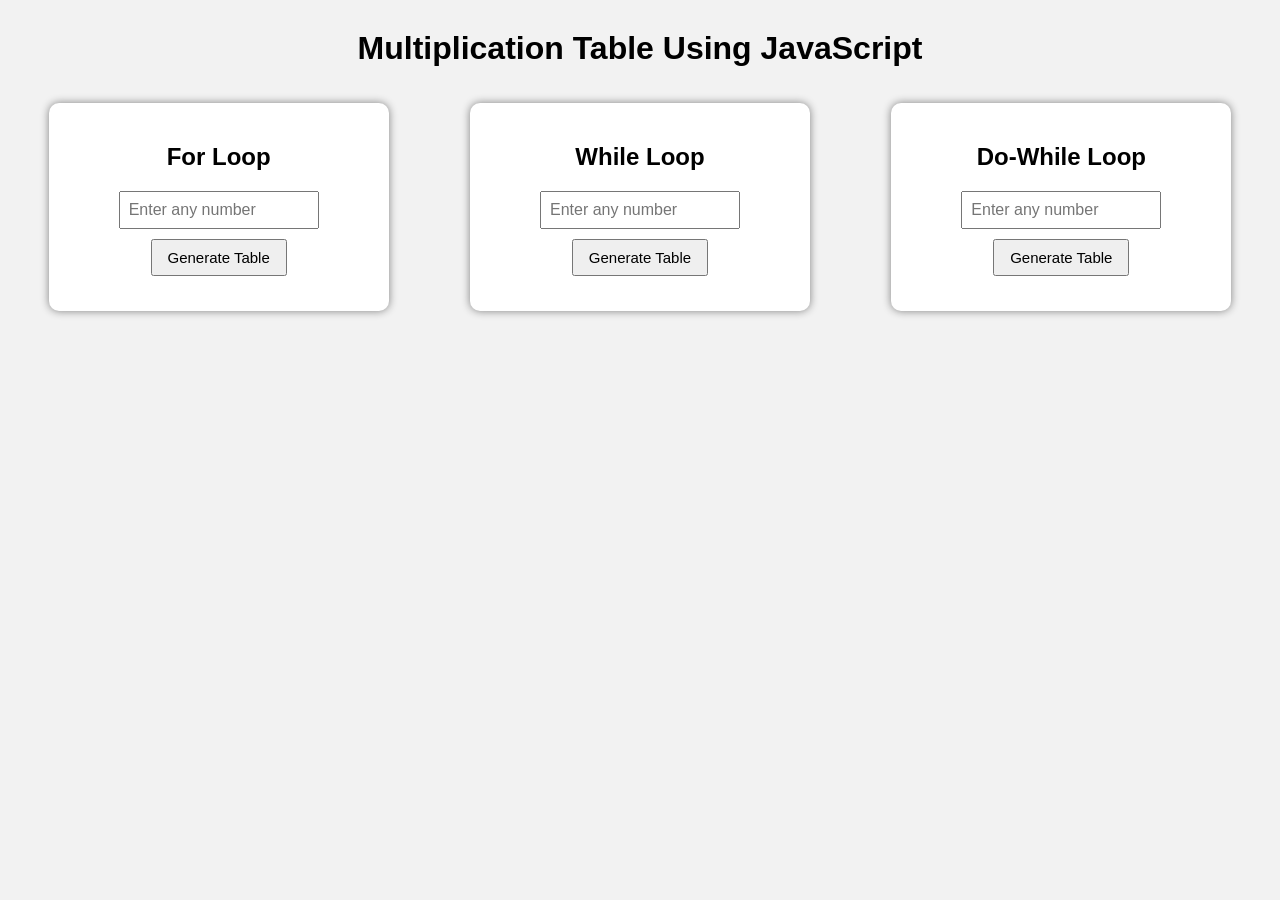
<file: exp2/index.html>
<!DOCTYPE html>
<html>
<head>
    <title>Multiplication Table using JavaScript</title>

    <style>

        body{
            font-family: Arial, sans-serif;
            text-align:center;
            background:#f2f2f2;
            margin-top:30px;
        }

        .container{
            display:flex;
            justify-content:space-around;
            flex-wrap:wrap;
        }

        .box{
            width:300px;
            background:white;
            padding:20px;
            margin:15px;
            border-radius:10px;
            box-shadow:0px 0px 8px gray;
        }

        input{
            width:180px;
            padding:8px;
            font-size:16px;
        }

        button{
            margin-top:10px;
            padding:8px 15px;
            font-size:15px;
            cursor:pointer;
        }

        .result{
            margin-top:15px;
            text-align:left;
            font-size:17px;
        }

    </style>

</head>

<body>

<h1>Multiplication Table Using JavaScript</h1>

<div class="container">

    <!-- FOR LOOP -->

    <div class="box">

        <h2>For Loop</h2>

        <input type="number" id="forNum" placeholder="Enter any number">

        <br>

        <button onclick="forTable()">Generate Table</button>

        <div id="forResult" class="result"></div>

    </div>

    <!-- WHILE LOOP -->

    <div class="box">

        <h2>While Loop</h2>

        <input type="number" id="whileNum" placeholder="Enter any number">

        <br>

        <button onclick="whileTable()">Generate Table</button>

        <div id="whileResult" class="result"></div>

    </div>

    <!-- DO WHILE LOOP -->

    <div class="box">

        <h2>Do-While Loop</h2>

        <input type="number" id="doNum" placeholder="Enter any number">

        <br>

        <button onclick="doWhileTable()">Generate Table</button>

        <div id="doResult" class="result"></div>

    </div>

</div>

<script>

//---------------- FOR LOOP ----------------

function forTable()
{
    let number = document.getElementById("forNum").value;

    if(number=="")
    {
        alert("Please enter a number.");
        return;
    }

    number = Number(number);

    let table = "";

    for(let i=1;i<=10;i++)
    {
        table += number + " × " + i + " = " + (number*i) + "<br>";
    }

    document.getElementById("forResult").innerHTML = table;
}

//---------------- WHILE LOOP ----------------

function whileTable()
{
    let number = document.getElementById("whileNum").value;

    if(number=="")
    {
        alert("Please enter a number.");
        return;
    }

    number = Number(number);

    let table = "";
    let i = 1;

    while(i<=10)
    {
        table += number + " × " + i + " = " + (number*i) + "<br>";
        i++;
    }

    document.getElementById("whileResult").innerHTML = table;
}

//---------------- DO-WHILE LOOP ----------------

function doWhileTable()
{
    let number = document.getElementById("doNum").value;

    if(number=="")
    {
        alert("Please enter a number.");
        return;
    }

    number = Number(number);

    let table = "";
    let i = 1;

    do
    {
        table += number + " × " + i + " = " + (number*i) + "<br>";
        i++;
    }
    while(i<=10);

    document.getElementById("doResult").innerHTML = table;
}

</script>

</body>
</html>
</file>
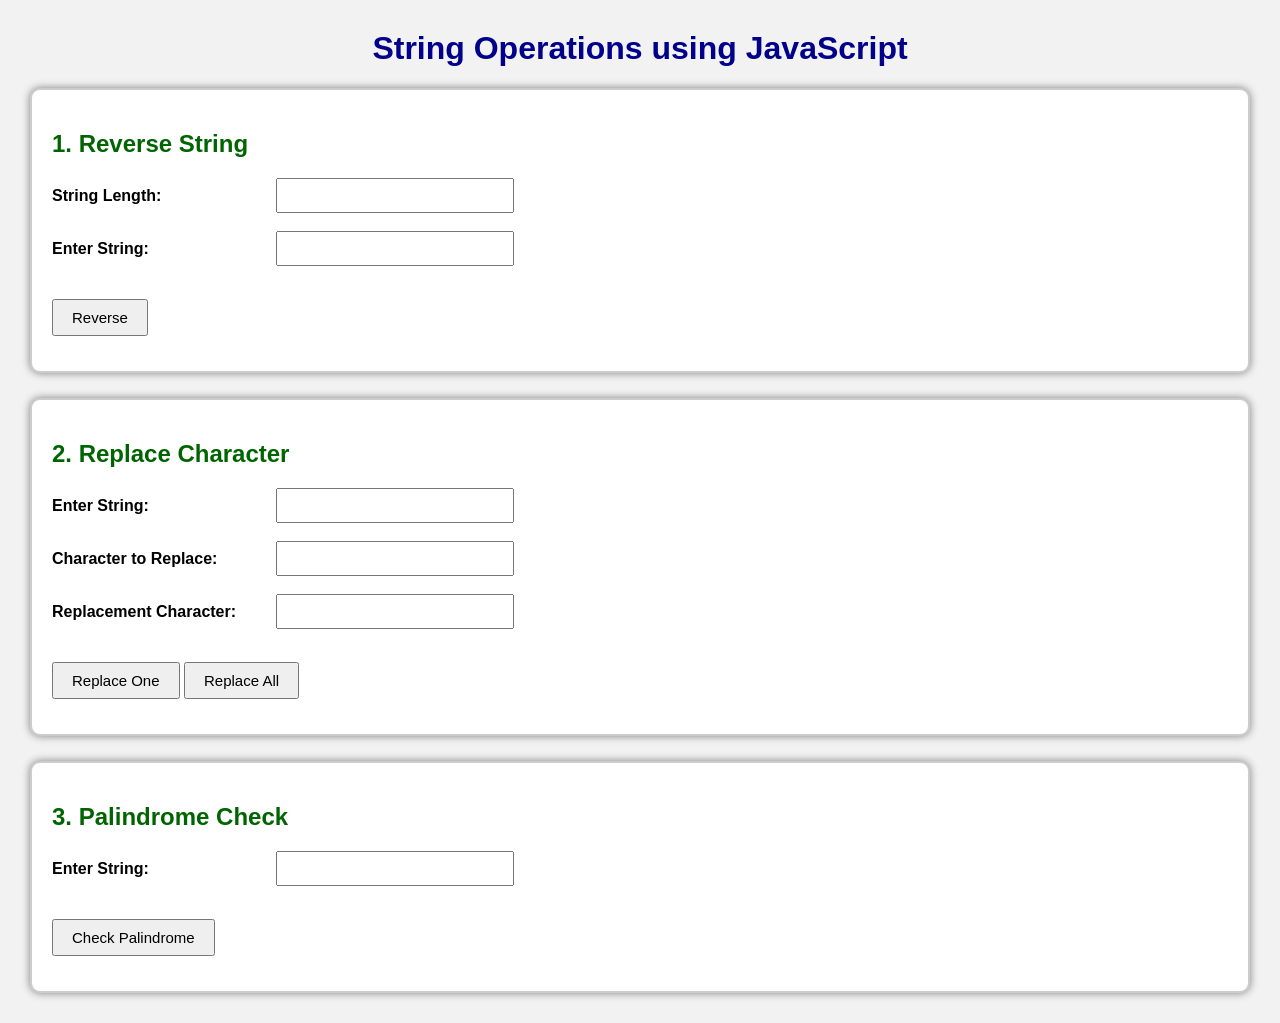
<file: exp3/index.html>
<!DOCTYPE html>
<html>
<head>
    <title>String Operations</title>

    <style>

        body{
            font-family: Arial, sans-serif;
            background-color:#f2f2f2;
            margin:30px;
        }

        h1{
            text-align:center;
            color:darkblue;
        }

        .section{
            background:white;
            border:2px solid #ccc;
            border-radius:10px;
            padding:20px;
            margin-bottom:25px;
            box-shadow:0px 0px 8px gray;
        }

        h2{
            color:darkgreen;
        }

        label{
            display:inline-block;
            width:220px;
            font-weight:bold;
        }

        input{
            width:220px;
            padding:7px;
            font-size:15px;
        }

        button{
            margin-top:15px;
            padding:8px 18px;
            font-size:15px;
            cursor:pointer;
        }

        .result{
            margin-top:15px;
            font-size:20px;
            color:darkred;
            font-weight:bold;
        }

    </style>

</head>

<body>

<h1>String Operations using JavaScript</h1>


<!-- ================= Reverse String ================= -->

<div class="section">

<h2>1. Reverse String</h2>

<label>String Length:</label>
<input type="number" id="length">

<br><br>

<label>Enter String:</label>
<input type="text" id="str">

<br><br>

<button onclick="reverseString()">Reverse</button>

<div id="reverseResult" class="result"></div>

</div>


<!-- ================= Replace Character ================= -->

<div class="section">

<h2>2. Replace Character</h2>

<label>Enter String:</label>
<input type="text" id="replaceStr">

<br><br>

<label>Character to Replace:</label>
<input type="text" id="oldChar" maxlength="1">

<br><br>

<label>Replacement Character:</label>
<input type="text" id="newChar" maxlength="1">

<br><br>

<button onclick="replaceOne()">Replace One</button>

<button onclick="replaceAllCharacters()">Replace All</button>

<div id="replaceResult" class="result"></div>

</div>


<!-- ================= Palindrome ================= -->

<div class="section">

<h2>3. Palindrome Check</h2>

<label>Enter String:</label>
<input type="text" id="palStr">

<br><br>

<button onclick="checkPalindrome()">Check Palindrome</button>

<div id="palResult" class="result"></div>

</div>


<script>


//================ Reverse String ===================

function reverseString()
{

    let length = parseInt(document.getElementById("length").value);

    let str = document.getElementById("str").value;

    if(str=="")
    {
        alert("Please enter a string.");
        return;
    }

    if(str.length != length)
    {
        alert("Entered string length does not match.");
        return;
    }

    let reversed = str.split("").reverse().join("");

    document.getElementById("reverseResult").innerHTML =
    "Reversed String : " + reversed;

}


//================ Replace One Character ===================

function replaceOne()
{
    let str = document.getElementById("replaceStr").value;

    let oldChar = document.getElementById("oldChar").value;

    let newChar = document.getElementById("newChar").value;

    if(str=="" || oldChar=="" || newChar=="")
    {
        alert("Please fill all fields.");
        return;
    }

    // Check if character is present
    if(!str.includes(oldChar))
    {
        document.getElementById("replaceResult").innerHTML =
        "Character '" + oldChar + "' is not present in the string.";

        return;
    }

    // Replace only the first occurrence
    let replaced = str.replace(oldChar,newChar);

    document.getElementById("replaceResult").innerHTML =
    "After Replacing One : " + replaced;
}


//================ Replace All Characters ===================

function replaceAllCharacters()
{
    let str = document.getElementById("replaceStr").value;

    let oldChar = document.getElementById("oldChar").value;

    let newChar = document.getElementById("newChar").value;

    if(str=="" || oldChar=="" || newChar=="")
    {
        alert("Please fill all fields.");
        return;
    }

    // Check if character is present
    if(!str.includes(oldChar))
    {
        document.getElementById("replaceResult").innerHTML =
        "Character '" + oldChar + "' is not present in the string.";

        return;
    }

    // Replace all occurrences
    let replaced = str.replaceAll(oldChar,newChar);

    document.getElementById("replaceResult").innerHTML =
    "After Replacing All : " + replaced;
}


//================ Palindrome ===================

function checkPalindrome()
{

    let str = document.getElementById("palStr").value;

    if(str=="")
    {
        alert("Please enter a string.");
        return;
    }

    let reversed = str.split("").reverse().join("");

    if(str===reversed)
    {
        document.getElementById("palResult").innerHTML =
        "Result : The string is a Palindrome.";
    }
    else
    {
        document.getElementById("palResult").innerHTML =
        "Result : The string is Not a Palindrome.";
    }

}

</script>

</body>
</html>
</file>
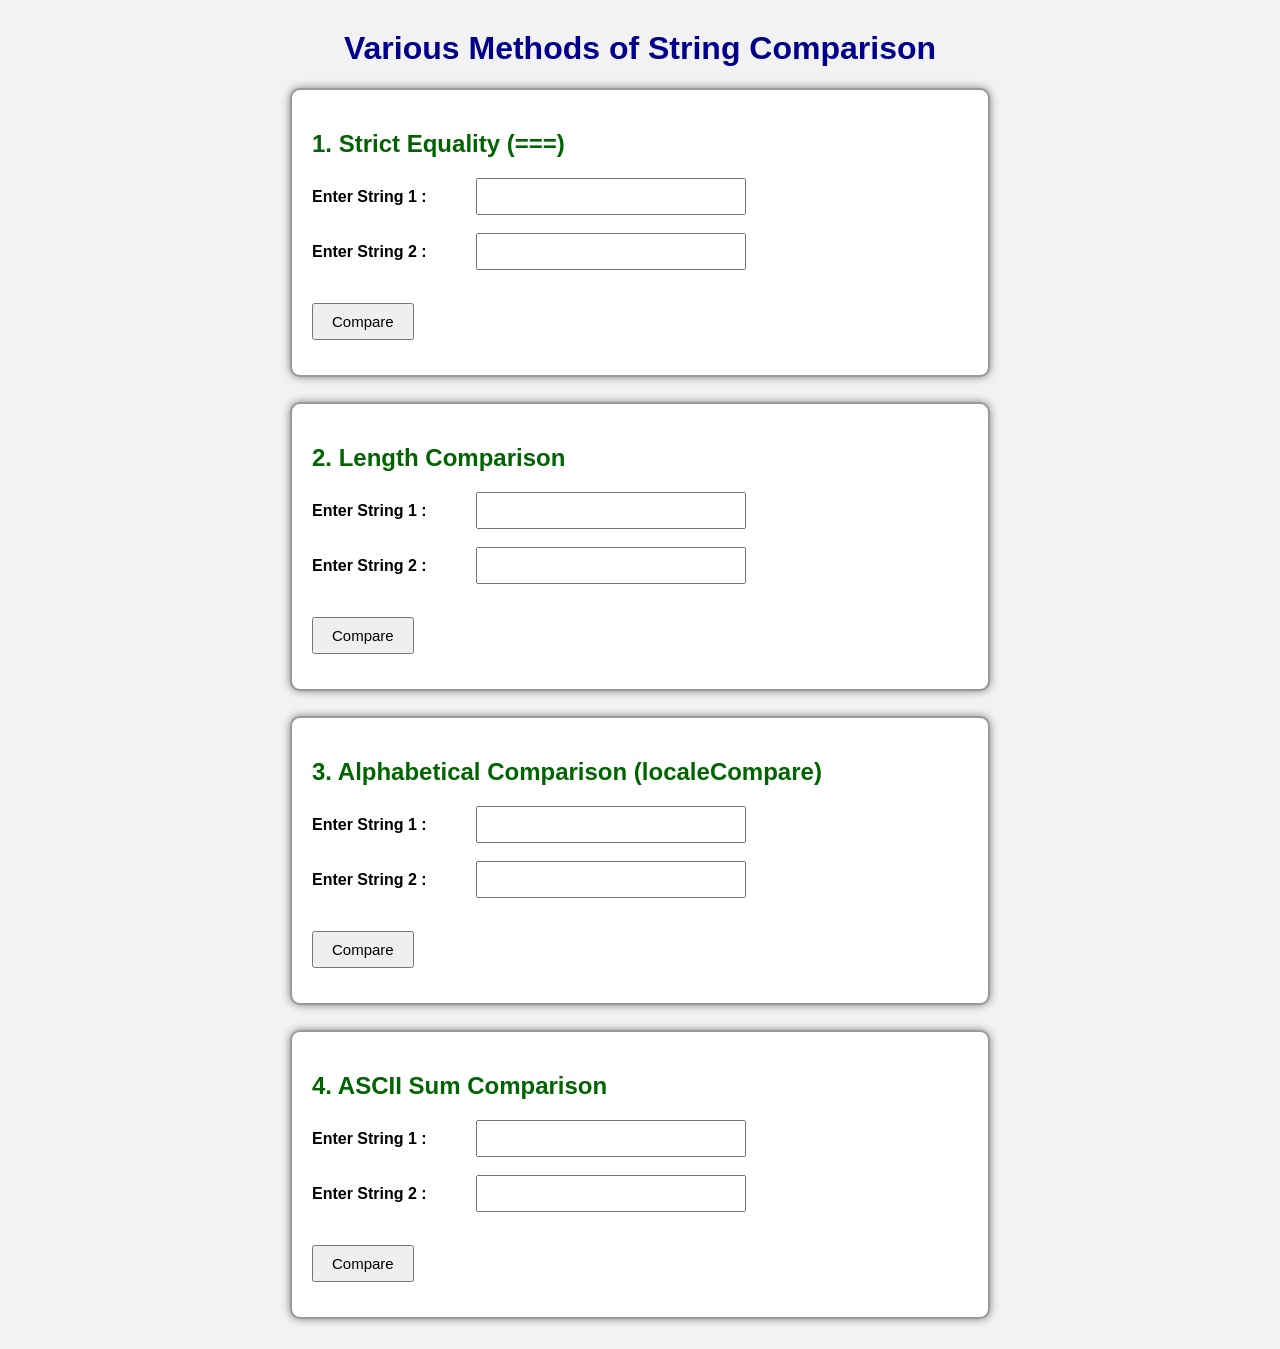
<file: exp4/index.html>
<!DOCTYPE html>
<html>
<head>
    <title>Various Methods of String Comparison</title>

    <style>

        body{
            font-family: Arial, sans-serif;
            background-color:#f2f2f2;
            margin:30px;
        }

        h1{
            text-align:center;
            color:darkblue;
        }

        .container{
            width:700px;
            margin:auto;
        }

        .section{
            background:white;
            border:2px solid #999;
            border-radius:10px;
            padding:20px;
            margin-bottom:25px;
            box-shadow:0px 0px 8px gray;
        }

        h2{
            color:darkgreen;
        }

        label{
            display:inline-block;
            width:160px;
            font-weight:bold;
        }

        input{
            width:250px;
            padding:8px;
            font-size:15px;
        }

        button{
            margin-top:15px;
            padding:8px 18px;
            font-size:15px;
            cursor:pointer;
        }

        .result{
            margin-top:15px;
            font-size:18px;
            color:darkred;
            font-weight:bold;
        }

    </style>

</head>

<body>

<h1>Various Methods of String Comparison</h1>

<div class="container">


<!-- ===================================================== -->
<!-- 1. STRICT EQUALITY -->
<!-- ===================================================== -->

<div class="section">

<h2>1. Strict Equality (===)</h2>

<label>Enter String 1 :</label>
<input type="text" id="eq1">

<br><br>

<label>Enter String 2 :</label>
<input type="text" id="eq2">

<br><br>

<button onclick="compareEquality()">Compare</button>

<div id="eqResult" class="result"></div>

</div>


<!-- ===================================================== -->
<!-- 2. LENGTH COMPARISON -->
<!-- ===================================================== -->

<div class="section">

<h2>2. Length Comparison</h2>

<label>Enter String 1 :</label>
<input type="text" id="len1">

<br><br>

<label>Enter String 2 :</label>
<input type="text" id="len2">

<br><br>

<button onclick="compareLength()">Compare</button>

<div id="lenResult" class="result"></div>

</div>


<!-- ===================================================== -->
<!-- 3. ALPHABETICAL COMPARISON -->
<!-- ===================================================== -->

<div class="section">

<h2>3. Alphabetical Comparison (localeCompare)</h2>

<label>Enter String 1 :</label>
<input type="text" id="alpha1">

<br><br>

<label>Enter String 2 :</label>
<input type="text" id="alpha2">

<br><br>

<button onclick="compareAlphabet()">Compare</button>

<div id="alphaResult" class="result"></div>

</div>


<!-- ===================================================== -->
<!-- 4. ASCII COMPARISON -->
<!-- ===================================================== -->

<div class="section">

<h2>4. ASCII Sum Comparison</h2>

<label>Enter String 1 :</label>
<input type="text" id="ascii1">

<br><br>

<label>Enter String 2 :</label>
<input type="text" id="ascii2">

<br><br>

<button onclick="compareASCII()">Compare</button>

<div id="asciiResult" class="result"></div>

</div>

</div>


<script>


//==========================================================
// 1. STRICT EQUALITY
//==========================================================

function compareEquality()
{

    let str1 = document.getElementById("eq1").value;
    let str2 = document.getElementById("eq2").value;

    if(str1=="" || str2=="")
    {
        alert("Please enter both strings.");
        return;
    }

    if(str1===str2)
    {
        document.getElementById("eqResult").innerHTML =
        "Result : Strings are Equal.";
    }
    else
    {
        document.getElementById("eqResult").innerHTML =
        "Result : Strings are Not Equal.";
    }

}


//==========================================================
// 2. LENGTH COMPARISON
//==========================================================

function compareLength()
{

    let str1 = document.getElementById("len1").value;
    let str2 = document.getElementById("len2").value;

    if(str1=="" || str2=="")
    {
        alert("Please enter both strings.");
        return;
    }

    if(str1.length == str2.length)
    {
        document.getElementById("lenResult").innerHTML =
        "Result : Strings are Equal.";
    }
    else
    {
        document.getElementById("lenResult").innerHTML =
        "Result : Strings are Not Equal.";
    }

}


//==========================================================
// 3. ALPHABETICAL COMPARISON
//==========================================================

function compareAlphabet()
{

    let str1 = document.getElementById("alpha1").value;
    let str2 = document.getElementById("alpha2").value;

    if(str1=="" || str2=="")
    {
        alert("Please enter both strings.");
        return;
    }

    let result = str1.localeCompare(str2);

    if(result == 0)
    {
        document.getElementById("alphaResult").innerHTML =
        "Result : Strings are Equal.";
    }
    else
    {
        document.getElementById("alphaResult").innerHTML =
        "Result : Strings are Not Equal.";
    }

}


//==========================================================
// 4. ASCII SUM COMPARISON
//==========================================================

function compareASCII()
{

    let str1 = document.getElementById("ascii1").value;
    let str2 = document.getElementById("ascii2").value;

    if(str1=="" || str2=="")
    {
        alert("Please enter both strings.");
        return;
    }

    let sum1 = 0;
    let sum2 = 0;

    for(let i=0;i<str1.length;i++)
    {
        sum1 += str1.charCodeAt(i);
    }

    for(let i=0;i<str2.length;i++)
    {
        sum2 += str2.charCodeAt(i);
    }

    if(sum1 == sum2)
    {
        document.getElementById("asciiResult").innerHTML =
        "Result : Strings are Equal.";
    }
    else
    {
        document.getElementById("asciiResult").innerHTML =
        "Result : Strings are Not Equal.";
    }

}

</script>

</body>
</html>
</file>
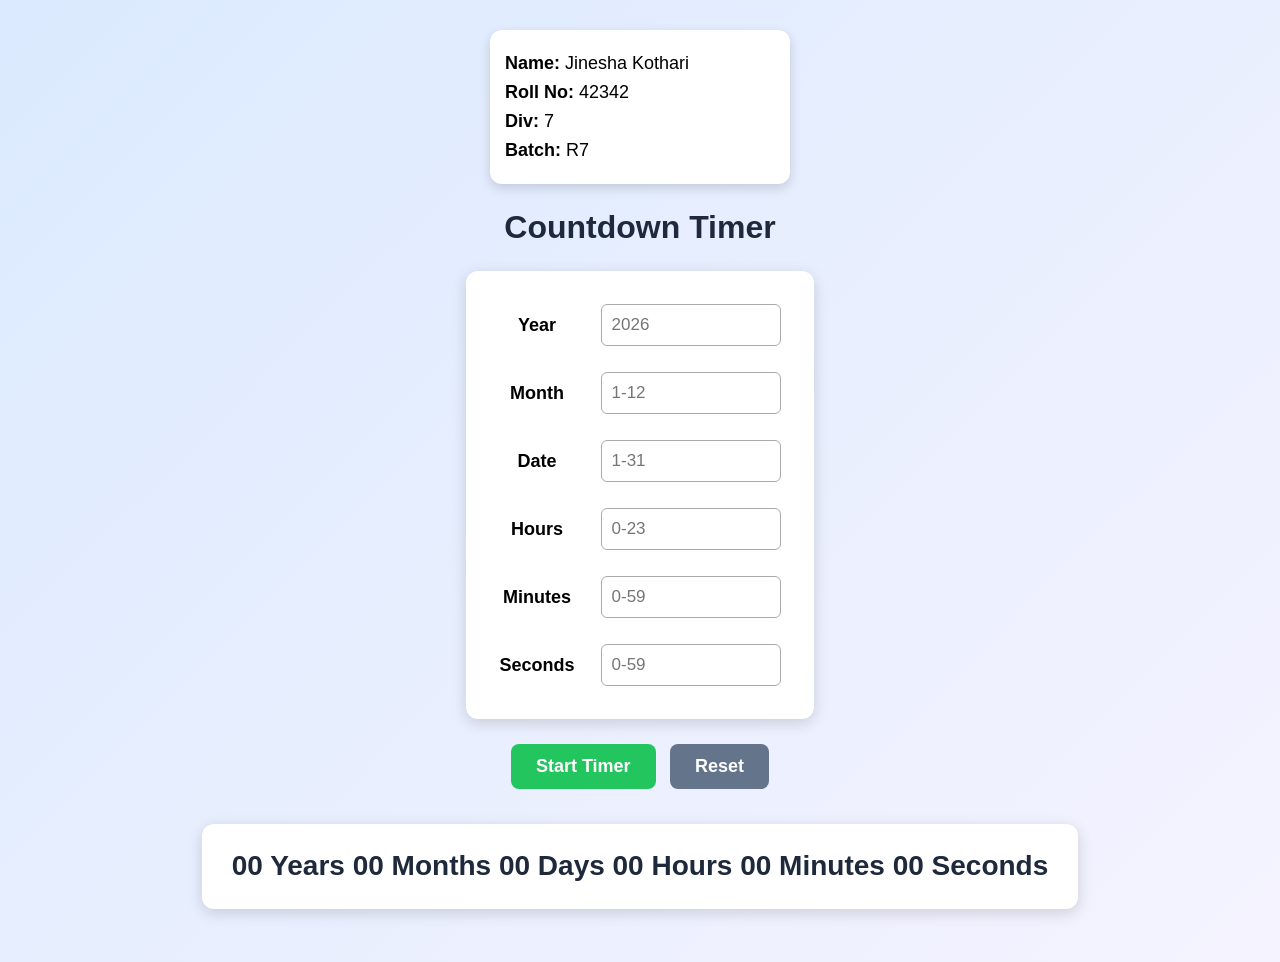
<file: exp5/index.html>
<!DOCTYPE html>
<html lang="en">
<head>
    <meta charset="UTF-8">
    <meta name="viewport" content="width=device-width, initial-scale=1.0">

    <title>Countdown Timer</title>

    <style>
        body {
            font-family: Arial, sans-serif;
            background: linear-gradient(135deg, #dbeafe, #f5f3ff);
            text-align: center;
            padding: 30px;
            margin: 0;
        }

        .header-info {
            width: 300px;
            max-width: 90%;
            margin: 0 auto 25px;
            padding: 15px;
            background: white;
            border-radius: 12px;
            box-shadow: 0 4px 12px rgba(0, 0, 0, 0.15);
            text-align: left;
            font-size: 18px;
            box-sizing: border-box;
        }

        .header-info p {
            margin: 8px 0;
        }

        h1 {
            color: #1e293b;
            margin-bottom: 25px;
        }

        table {
            margin: auto;
            background: white;
            border-radius: 12px;
            box-shadow: 0 4px 15px rgba(0, 0, 0, 0.15);
            padding: 15px;
            border-spacing: 10px;
        }

        td {
            padding: 8px;
            font-size: 18px;
            font-weight: bold;
        }

        input {
            width: 180px;
            max-width: 100%;
            padding: 10px;
            border: 1px solid #aaa;
            border-radius: 6px;
            font-size: 17px;
            box-sizing: border-box;
        }

        input:focus {
            border: 2px solid #6366f1;
            outline: none;
        }

        button {
            padding: 12px 25px;
            margin: 25px 5px;
            font-size: 18px;
            font-weight: bold;
            border: none;
            border-radius: 8px;
            cursor: pointer;
        }

        .start-btn {
            background-color: #22c55e;
            color: white;
        }

        .start-btn:hover {
            background-color: #16a34a;
        }

        .reset-btn {
            background-color: #64748b;
            color: white;
        }

        .reset-btn:hover {
            background-color: #475569;
        }

        #timer {
            display: inline-block;
            max-width: 90%;
            margin-top: 10px;
            padding: 20px 30px;
            background: white;
            border-radius: 12px;
            box-shadow: 0 4px 15px rgba(0, 0, 0, 0.15);
            font-size: 28px;
            color: #1e293b;
            line-height: 1.6;
            overflow-wrap: anywhere;
        }

        @media (max-width: 500px) {
            body {
                padding: 20px 10px;
            }

            table {
                padding: 5px;
                border-spacing: 5px;
            }

            td {
                font-size: 15px;
                padding: 5px;
            }

            input {
                width: 145px;
                font-size: 15px;
            }

            #timer {
                font-size: 19px;
                padding: 15px;
            }
        }
    </style>
</head>

<body>

    <!-- Student Information -->

    <div class="header-info">
        <p><b>Name:</b> Jinesha Kothari</p>
        <p><b>Roll No:</b> 42342</p>
        <p><b>Div:</b> 7</p>
        <p><b>Batch:</b> R7</p>
    </div>

    <h1>Countdown Timer</h1>

    <!-- Date and Time Input Fields -->

    <table>
        <tr>
            <td>Year</td>
            <td>
                <input type="number" id="year"
                       placeholder="2026">
            </td>
        </tr>

        <tr>
            <td>Month</td>
            <td>
                <input type="number" id="month"
                       placeholder="1-12">
            </td>
        </tr>

        <tr>
            <td>Date</td>
            <td>
                <input type="number" id="date"
                       placeholder="1-31">
            </td>
        </tr>

        <tr>
            <td>Hours</td>
            <td>
                <input type="number" id="hours"
                       placeholder="0-23">
            </td>
        </tr>

        <tr>
            <td>Minutes</td>
            <td>
                <input type="number" id="minutes"
                       placeholder="0-59">
            </td>
        </tr>

        <tr>
            <td>Seconds</td>
            <td>
                <input type="number" id="seconds"
                       placeholder="0-59">
            </td>
        </tr>
    </table>

    <!-- Buttons -->

    <button class="start-btn" onclick="startTimer()">
        Start Timer
    </button>

    <button class="reset-btn" onclick="resetTimer()">
        Reset
    </button>

    <br>

    <!-- Countdown Display -->

    <h2 id="timer">
        00 Years 00 Months 00 Days
        00 Hours 00 Minutes 00 Seconds
    </h2>

    <script>
        let interval;

        // Start Countdown Timer

        function startTimer() {
            clearInterval(interval);
            interval = null;

            let year = document.getElementById("year").value;
            let month = document.getElementById("month").value;
            let date = document.getElementById("date").value;
            let hours = document.getElementById("hours").value;
            let minutes = document.getElementById("minutes").value;
            let seconds = document.getElementById("seconds").value;

            // Check for empty fields

            if (
                year === "" || month === "" || date === "" ||
                hours === "" || minutes === "" || seconds === ""
            ) {
                document.getElementById("timer").innerHTML =
                    "Please fill in all date and time fields.";
                return;
            }

            year = Number(year);
            month = Number(month);
            date = Number(date);
            hours = Number(hours);
            minutes = Number(minutes);
            seconds = Number(seconds);

            // Validate input ranges

            if (
                !Number.isInteger(year) || year < 1 ||
                !Number.isInteger(month) || month < 1 || month > 12 ||
                !Number.isInteger(date) || date < 1 || date > 31 ||
                !Number.isInteger(hours) || hours < 0 || hours > 23 ||
                !Number.isInteger(minutes) || minutes < 0 || minutes > 59 ||
                !Number.isInteger(seconds) || seconds < 0 || seconds > 59
            ) {
                document.getElementById("timer").innerHTML =
                    "Please enter valid date and time values.";
                return;
            }

            // Create target date

            let targetDate = new Date(
                year,
                month - 1,
                date,
                hours,
                minutes,
                seconds
            );

            // Check whether the entered date is valid

            if (
                targetDate.getFullYear() !== year ||
                targetDate.getMonth() !== month - 1 ||
                targetDate.getDate() !== date ||
                targetDate.getHours() !== hours ||
                targetDate.getMinutes() !== minutes ||
                targetDate.getSeconds() !== seconds
            ) {
                document.getElementById("timer").innerHTML =
                    "Please enter a valid calendar date.";
                return;
            }

            // Check whether the target date is in the future

            if (targetDate <= new Date()) {
                document.getElementById("timer").innerHTML =
                    "Please enter a future date and time.";
                return;
            }

            // Update countdown every second

            function updateTimer() {
                let now = new Date();

                if (targetDate <= now) {
                    clearInterval(interval);
                    interval = null;

                    document.getElementById("timer").innerHTML =
                        "00 Years 00 Months 00 Days " +
                        "00 Hours 00 Minutes 00 Seconds";

                    return;
                }

                let y1 = now.getFullYear();
                let m1 = now.getMonth();
                let d1 = now.getDate();
                let h1 = now.getHours();
                let min1 = now.getMinutes();
                let s1 = now.getSeconds();

                let y2 = targetDate.getFullYear();
                let m2 = targetDate.getMonth();
                let d2 = targetDate.getDate();
                let h2 = targetDate.getHours();
                let min2 = targetDate.getMinutes();
                let s2 = targetDate.getSeconds();

                let years = y2 - y1;
                let months = m2 - m1;
                let days = d2 - d1;
                let remainingHours = h2 - h1;
                let remainingMinutes = min2 - min1;
                let remainingSeconds = s2 - s1;

                // Borrow seconds

                if (remainingSeconds < 0) {
                    remainingSeconds += 60;
                    remainingMinutes--;
                }

                // Borrow minutes

                if (remainingMinutes < 0) {
                    remainingMinutes += 60;
                    remainingHours--;
                }

                // Borrow hours

                if (remainingHours < 0) {
                    remainingHours += 24;
                    days--;
                }

                // Borrow days

                if (days < 0) {
                    months--;

                    let previousMonthDays =
                        new Date(y2, m2, 0).getDate();

                    days += previousMonthDays;
                }

                // Borrow months

                if (months < 0) {
                    months += 12;
                    years--;
                }

                // Display countdown

                document.getElementById("timer").innerHTML =
                    years + " Years " +
                    months + " Months " +
                    days + " Days " +
                    remainingHours + " Hours " +
                    remainingMinutes + " Minutes " +
                    remainingSeconds + " Seconds";
            }

            updateTimer();

            interval = setInterval(updateTimer, 1000);
        }

        // Reset Countdown Timer

        function resetTimer() {
            clearInterval(interval);
            interval = null;

            document.getElementById("year").value = "";
            document.getElementById("month").value = "";
            document.getElementById("date").value = "";
            document.getElementById("hours").value = "";
            document.getElementById("minutes").value = "";
            document.getElementById("seconds").value = "";

            document.getElementById("timer").innerHTML =
                "00 Years 00 Months 00 Days " +
                "00 Hours 00 Minutes 00 Seconds";
        }
    </script>

</body>
</html>
</file>
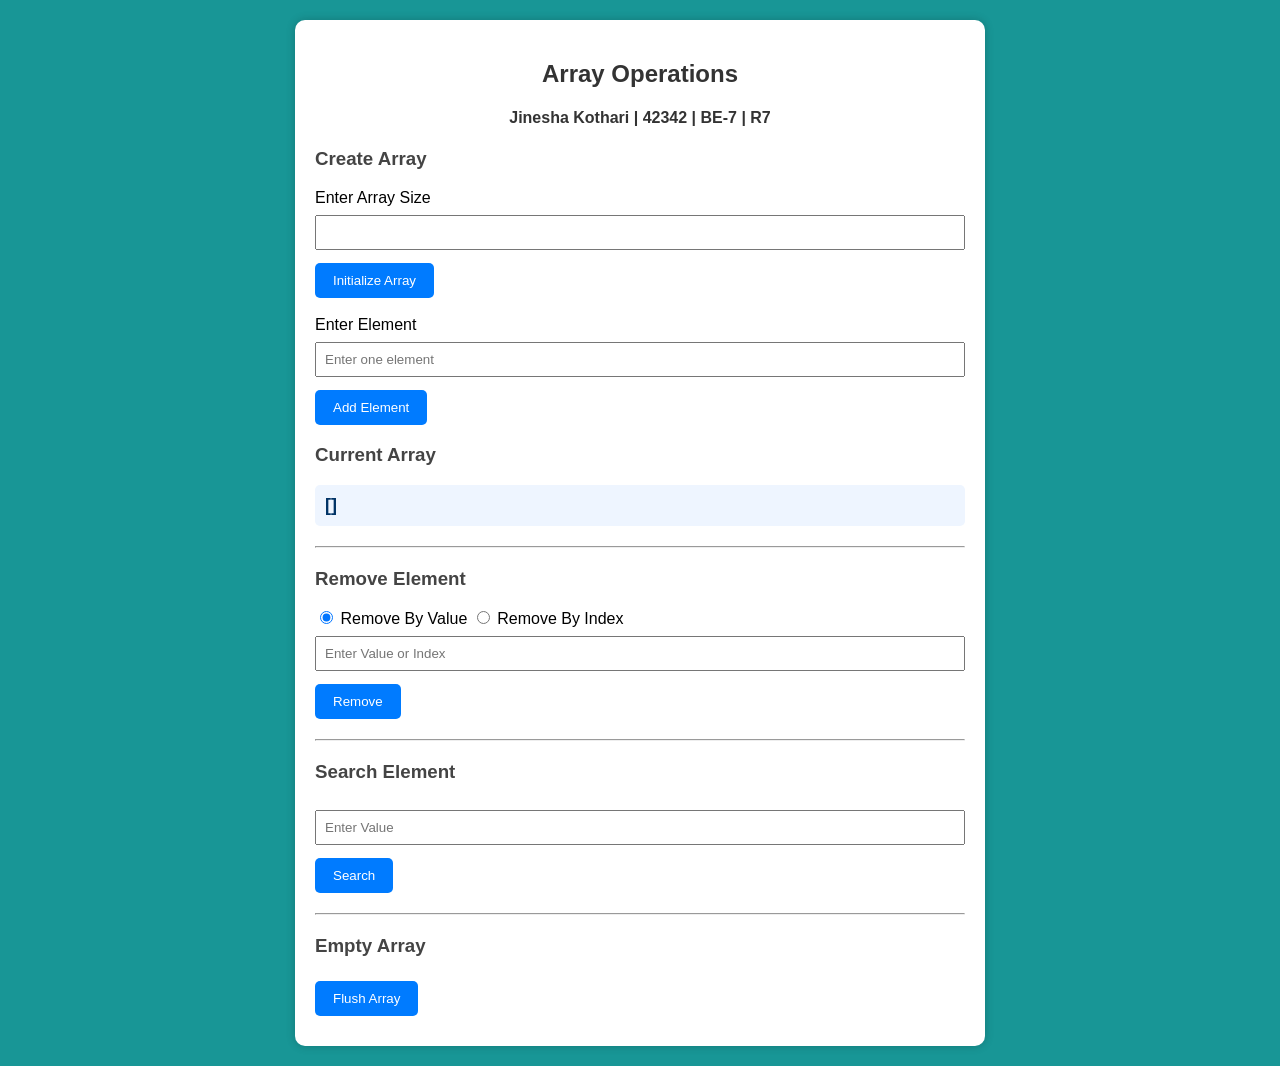
<file: exp6/index.html>
<!DOCTYPE html>
<html>
<head>
<meta charset="UTF-8">
<title>Array Operations</title>
<style>
body{
font-family: Arial, sans-serif;
background:#189696;
margin:20px;
}
.container{
width:650px;
margin:auto;
background:white;
padding:20px;
border-radius:10px;
box-shadow:0 0 10px rgba(0,0,0,0.2);
}
h2{
text-align:center;
color:#333;
}
h3{
color:#444;
}
h4{
text-align:center;
color:#333;
}
input[type="number"],
input[type="text"]{
width:100%;
padding:8px;
margin:8px 0;
box-sizing:border-box;
}
button{
padding:10px 18px;
background:#007bff;
color:white;
border:none;

border-radius:5px;
cursor:pointer;
margin-top:5px;
}
button:hover{
background:#0056b3;
}
.result{
margin-top:10px;
font-weight:bold;
}
#currentArray{
background:#eef5ff;
padding:10px;
border-radius:5px;
font-size:18px;
font-weight:bold;
color:#003366;
}
hr{
margin:20px 0;
}
</style>
</head>
<body>
<div class="container">
<h2>Array Operations</h2>
<h4>Jinesha Kothari | 42342 | BE-7 | R7</h4>
<h3>Create Array</h3>
<label>Enter Array Size</label>
<input type="number" id="size" min="1">
<button onclick="initializeArray()">Initialize Array</button>
<br><br>
<label>Enter Element</label>
<input type="text" id="element" placeholder="Enter one element">
<button onclick="addElement()">Add Element</button>
<div id="createOutput" class="result"></div>
<!-- Current Array moved here -->
<h3>Current Array</h3>
<div id="currentArray">[]</div>
<hr>
<h3>Remove Element</h3>
<input type="radio" name="removeType" value="value" checked>
Remove By Value
<input type="radio" name="removeType" value="index">
Remove By Index
<input type="text" id="removeInput" placeholder="Enter Value or Index">
<button onclick="removeElement()">Remove</button>
<div id="removeOutput" class="result"></div>

<hr>
<h3>Search Element</h3>
<input type="text" id="searchValue" placeholder="Enter Value">
<button onclick="searchElement()">Search</button>
<div id="searchOutput" class="result"></div>
<hr>
<h3>Empty Array</h3>
<button onclick="flushArray()">Flush Array</button>
<div id="flushOutput" class="result"></div>
</div>
<script>
let arr = [];
let maxSize = 0;
let initialized = false;
function updateCurrentArray()
{
document.getElementById("currentArray").innerHTML =
"[" + arr.join(", ") + "]";
}
function initializeArray()
{
let sizeInput = document.getElementById("size").value.trim();
if(!/^[1-9]\d*$/.test(sizeInput))
{
document.getElementById("createOutput").innerHTML =
"<span style='color:red;'>Please enter a positive integer for the array size.</span>";
return;
}
maxSize = parseInt(sizeInput);
arr = [];
initialized = true;
document.getElementById("element").value = "";
document.getElementById("createOutput").innerHTML =
"<span style='color:green;'>Array initialized. Add elements one by one.</span>";
updateCurrentArray();
}
function addElement()
{
if(!initialized)
{
document.getElementById("createOutput").innerHTML =
"<span style='color:red;'>Initialize the array first.</span>";
return;
}
let value = document.getElementById("element").value.trim();
if(!/^[1-9]\d*$/.test(value))
{
document.getElementById("createOutput").innerHTML =
"<span style='color:red;'>Only positive integer values are allowed.</span>";

return;
}
if(arr.length >= maxSize)
{
document.getElementById("createOutput").innerHTML =
"<span style='color:red;'>Array Overflow! Maximum size reached.</span>";
return;
}
arr.push(value);
document.getElementById("element").value = "";
document.getElementById("createOutput").innerHTML =
"<span style='color:green;'>Element added successfully.</span>";
updateCurrentArray();
}
function removeElement()
{
if(arr.length === 0)
{
document.getElementById("removeOutput").innerHTML =
"<span style='color:red;'>Array is Empty.</span>";
return;
}
let type = document.querySelector('input[name="removeType"]:checked').value;
let input = document.getElementById("removeInput").value.trim();
if(type === "value")
{
let index = arr.indexOf(input);
if(index === -1)
{
document.getElementById("removeOutput").innerHTML =
"<span style='color:red;'>Element is not present within Array.</span>";
return;
}
let removedElement = arr[index];
arr.splice(index,1);
document.getElementById("removeOutput").innerHTML =
"<span style='color:green;'>Element <b>" + removedElement +
"</b> removed from index <b>" + index + "</b>.</span>";
}
else
{
let index = parseInt(input);
if(isNaN(index) || index < 0 || index >= arr.length)
{
document.getElementById("removeOutput").innerHTML =
"<span style='color:red;'>Invalid Index.</span>";
return;
}
let removedElement = arr[index];

arr.splice(index,1);
document.getElementById("removeOutput").innerHTML =
"<span style='color:green;'>Element <b>" + removedElement +
"</b> removed at index <b>" + index + "</b>.</span>";
}
document.getElementById("removeInput").value = "";
updateCurrentArray();
}
function searchElement()
{
if(arr.length === 0)
{
document.getElementById("searchOutput").innerHTML =
"<span style='color:red;'>Array is Empty.</span>";
return;
}
let value = document.getElementById("searchValue").value.trim();
let index = arr.indexOf(value);
if(index === -1)
{
document.getElementById("searchOutput").innerHTML =
"<span style='color:red;'>Element Not Found.</span>";
}
else
{
document.getElementById("searchOutput").innerHTML =
"<span style='color:green;'>First occurrence found at index " + index + ".</span>";
}
}
function flushArray()
{
arr = [];
maxSize = 0;
initialized = false;
document.getElementById("element").value = "";
document.getElementById("size").value = "";
document.getElementById("removeInput").value = "";
document.getElementById("searchValue").value = "";
document.getElementById("createOutput").innerHTML = "";
document.getElementById("removeOutput").innerHTML = "";
document.getElementById("searchOutput").innerHTML = "";
document.getElementById("flushOutput").innerHTML =
"<span style='color:green;'>Array has been emptied successfully.</span>";
updateCurrentArray();
}
</script>
</body>
</html>
</file>
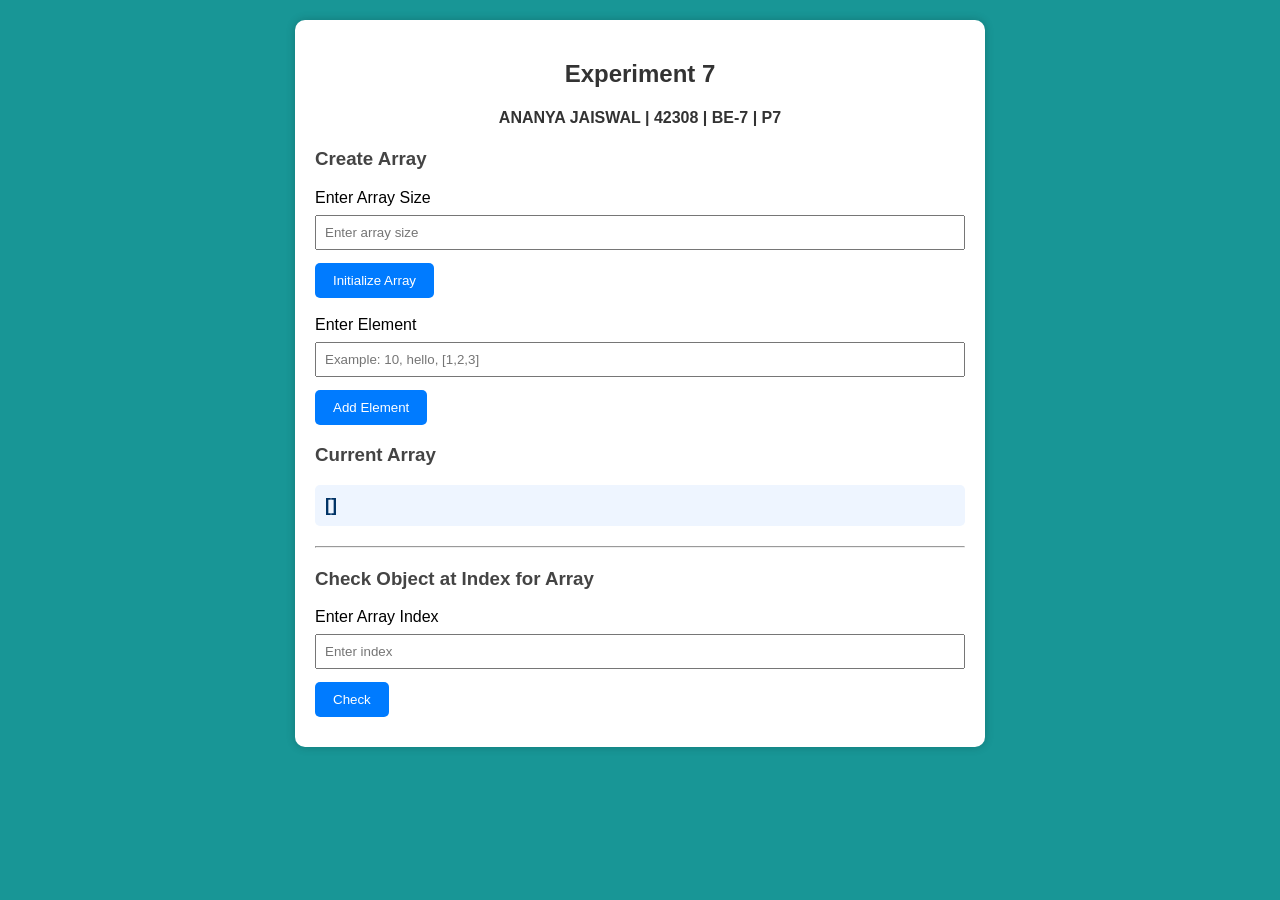
<file: exp7/index.html>
<!DOCTYPE html>
<html>
<head>
<meta charset="UTF-8">
<title>Experiment 7</title>
<style>
body {
font-family: Arial, sans-serif;
background: #189696;
margin: 20px;
}
.container {
width: 650px;
margin: auto;
background: white;
padding: 20px;
border-radius: 10px;
box-shadow: 0 0 10px rgba(0, 0, 0, 0.2);
}
h2 {
text-align: center;
color: #333;
}
h3 {
color: #444;
}
h4 {
text-align: center;
color: #333;
}
input[type="number"],
input[type="text"] {
width: 100%;
padding: 8px;
margin: 8px 0;
box-sizing: border-box;
}
button {
padding: 10px 18px;
background: #007bff;
color: white;
border: none;
border-radius: 5px;
cursor: pointer;
margin-top: 5px;
}

button:hover {
background: #0056b3;
}
.result {
margin-top: 10px;
font-weight: bold;
}
#currentArray {
background: #eef5ff;
padding: 10px;
border-radius: 5px;
font-size: 18px;
font-weight: bold;
color: #003366;
word-wrap: break-word;
}
hr {
margin: 20px 0;
}
</style>
</head>
<body>
<div class="container">
<h2>Experiment 7</h2>
<h4>ANANYA JAISWAL | 42308 | BE-7 | P7</h4>
<h3>Create Array</h3>
<label>Enter Array Size</label>
<input
type="number"
id="size"
min="1"
placeholder="Enter array size"
>
<button onclick="initializeArray()">
Initialize Array
</button>
<br><br>
<label>Enter Element</label>
<input
type="text"
id="element"
placeholder="Example: 10, hello, [1,2,3]"
>

<button onclick="addElement()">
Add Element
</button>
<div id="createOutput" class="result"></div>
<h3>Current Array</h3>
<div id="currentArray">[]</div>
<hr>
<h3>Check Object at Index for Array</h3>
<label>Enter Array Index</label>
<input
type="number"
id="indexInput"
min="0"
placeholder="Enter index"
>
<button onclick="checkArray()">
Check
</button>
<div id="indexOutput" class="result"></div>
</div>
<script>
let arr = [];
let maxSize = 0;
let initialized = false;

// Display current array
function updateCurrentArray() {
document.getElementById("currentArray").textContent =
JSON.stringify(arr);
}

// Initialize Array
function initializeArray() {
let sizeInput =
document.getElementById("size").value.trim();
if (!/^[1-9]\d*$/.test(sizeInput)) {
document.getElementById("createOutput").innerHTML =
"<span style='color:red;'>" +

"Please enter a positive integer for the array size." +
"</span>";
return;
}
maxSize = parseInt(sizeInput);
arr = [];
initialized = true;
document.getElementById("element").value = "";
document.getElementById("indexInput").value = "";
document.getElementById("indexOutput").innerHTML = "";
document.getElementById("createOutput").innerHTML =
"<span style='color:green;'>" +
"Array initialized. Add elements one by one." +
"</span>";
updateCurrentArray();
}

// Add Element
function addElement() {
if (!initialized) {
document.getElementById("createOutput").innerHTML =
"<span style='color:red;'>" +
"Initialize the array first." +
"</span>";
return;
}

// Check overflow
if (arr.length >= maxSize) {
document.getElementById("createOutput").innerHTML =
"<span style='color:red;'>" +
"Array Overflow! Maximum size reached." +
"</span>";
return;
}

let input =
document.getElementById("element").value.trim();

// Check empty input
if (input === "") {
document.getElementById("createOutput").innerHTML =
"<span style='color:red;'>" +
"Please enter an element." +
"</span>";
return;
}

let value;

// If input is an array
if (input.startsWith("[") && input.endsWith("]")) {
try {
value = JSON.parse(input);
if (!Array.isArray(value)) {
throw new Error();
}
}
catch (error) {
document.getElementById("createOutput").innerHTML =
"<span style='color:red;'>" +
"Invalid array format. Example: [1,2,3]" +
"</span>";
return;
}
}

// If input is a number
else if (!isNaN(input)) {
value = Number(input);
}

// Otherwise treat it as a string
else {
value = input;
}

// Add value to array
arr.push(value);
document.getElementById("element").value = "";

document.getElementById("createOutput").innerHTML =
"<span style='color:green;'>" +
"Element added successfully." +
"</span>";
updateCurrentArray();
}

// Check Object at Index
function checkArray() {
if (!initialized) {
document.getElementById("indexOutput").innerHTML =
"<span style='color:red;'>" +
"Initialize the array first." +
"</span>";
return;
}

if (arr.length === 0) {
document.getElementById("indexOutput").innerHTML =
"<span style='color:red;'>" +
"Array is Empty." +
"</span>";
return;
}

let indexInput =
document.getElementById("indexInput").value.trim();

// Validate index
if (!/^\d+$/.test(indexInput)) {
document.getElementById("indexOutput").innerHTML =
"<span style='color:red;'>" +
"Please enter a valid index." +
"</span>";
return;
}

let index = parseInt(indexInput);

// Check index range
if (index < 0 || index >= arr.length) {

document.getElementById("indexOutput").innerHTML =
"<span style='color:red;'>" +
"Invalid Index." +
"</span>";
return;
}

let object = arr[index];

// Check whether object is an Array
if (Array.isArray(object)) {
document.getElementById("indexOutput").innerHTML =
"<span style='color:green;'>" +
"The object at index <b>" +
index +
"</b> is an Array.<br>" +
"Value: <b>" +
JSON.stringify(object) +
"</b>" +
"</span>";
}
else {
document.getElementById("indexOutput").innerHTML =
"<span style='color:red;'>" +
"The object at index <b>" +
index +
"</b> is NOT an Array.<br>" +
"Value: <b>" +
object +
"</b>" +
"</span>";
}
}
</script>
</body>
</html>
</file>
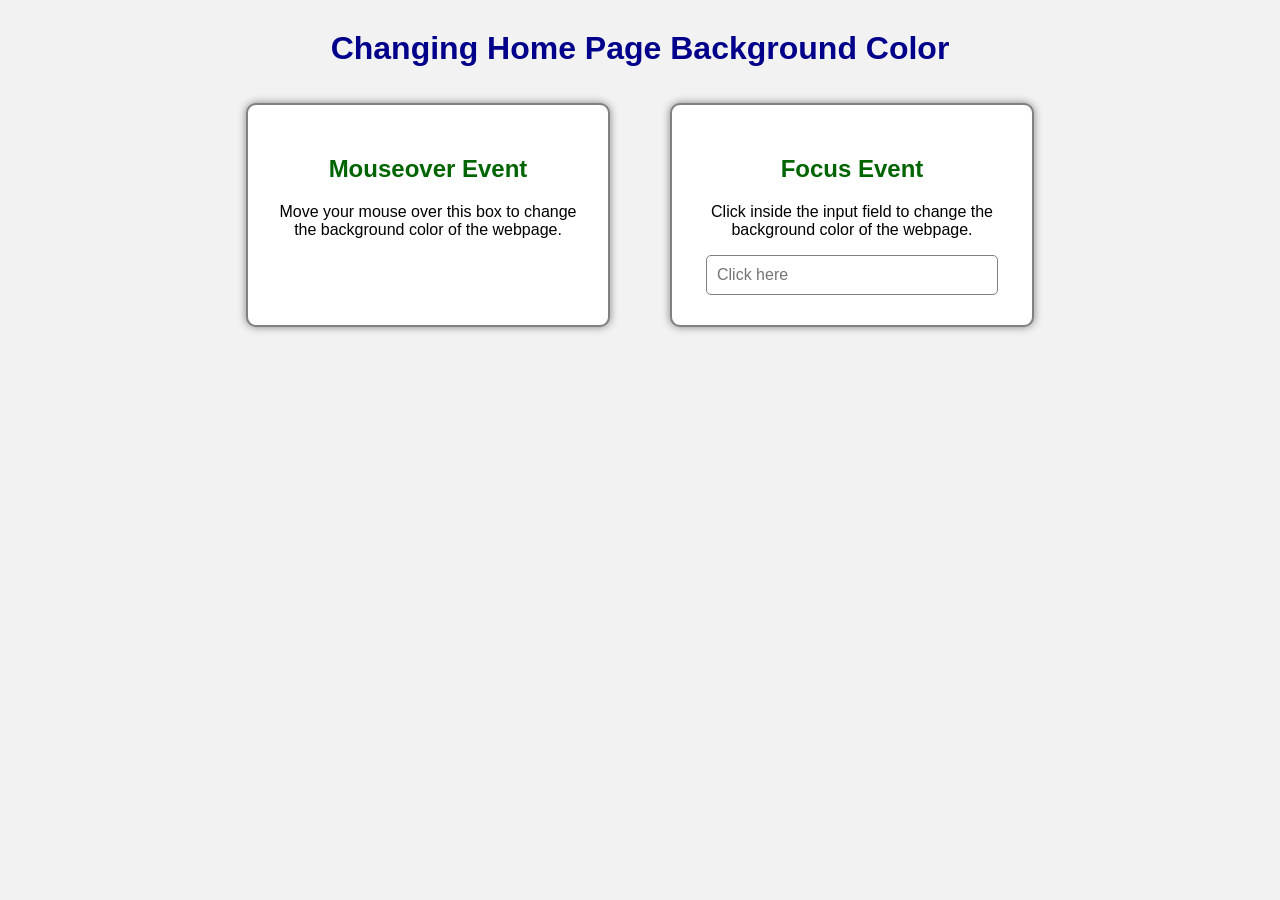
<file: exp8/index.html>
<!DOCTYPE html>
<html>
<head>
    <title>Changing Home Page Background Color</title>

    <style>
        body {
            font-family: Arial, sans-serif;
            text-align: center;
            background-color: #f2f2f2;
            margin: 30px;
        }

        h1 {
            color: darkblue;
        }

        .container {
            display: flex;
            justify-content: center;
            flex-wrap: wrap;
            gap: 30px;
        }

        .box {
            width: 300px;
            padding: 30px;
            margin: 15px;
            background-color: white;
            border: 2px solid gray;
            border-radius: 10px;
            box-shadow: 0 0 8px gray;
        }

        h2 {
            color: darkgreen;
        }

        input {
            width: 90%;
            padding: 10px;
            font-size: 16px;
            border: 1px solid gray;
            border-radius: 5px;
        }

        input:focus {
            outline: 2px solid lightblue;
        }
    </style>
</head>

<body>

    <h1>Changing Home Page Background Color</h1>

    <div class="container">

        <!-- Mouseover Event -->

        <div class="box" onmouseover="changeMouseColor()">
            <h2>Mouseover Event</h2>
            <p>Move your mouse over this box to change the
               background color of the webpage.</p>
        </div>

        <!-- Focus Event -->

        <div class="box">
            <h2>Focus Event</h2>
            <p>Click inside the input field to change the
               background color of the webpage.</p>

            <input type="text"
                   placeholder="Click here"
                   onfocus="changeFocusColor()">
        </div>

    </div>

    <script>
        // Function for mouseover event

        function changeMouseColor() {
            document.body.style.backgroundColor = "lightblue";
        }

        // Function for focus event

        function changeFocusColor() {
            document.body.style.backgroundColor = "lightgreen";
        }
    </script>

</body>
</html>
</file>
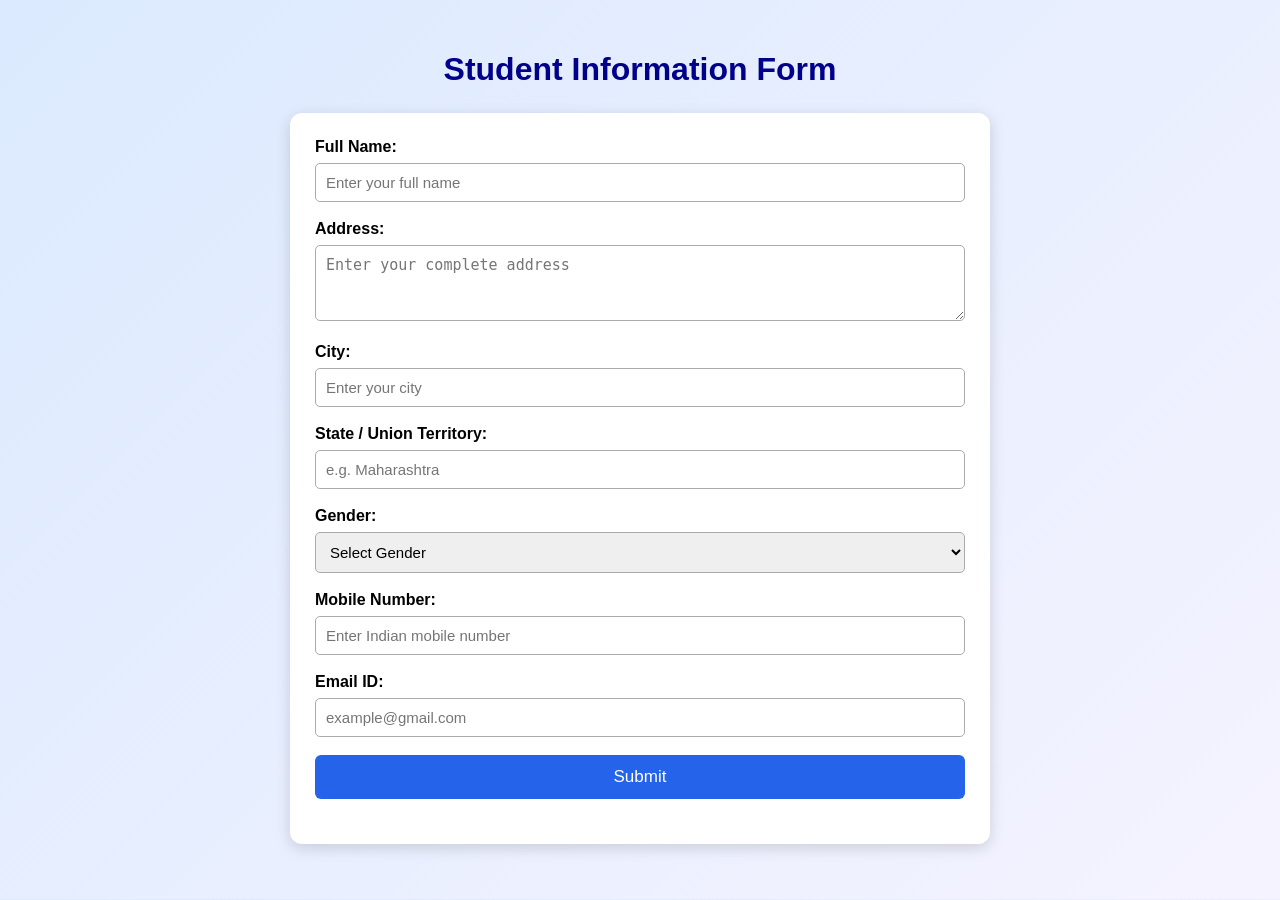
<file: exp9/index.html>
<!DOCTYPE html>
<html lang="en">
<head>
    <meta charset="UTF-8">
    <meta name="viewport" content="width=device-width, initial-scale=1.0">

    <title>Student Information Form</title>

    <style>
        body {
            font-family: Arial, sans-serif;
            background: linear-gradient(135deg, #dbeafe, #f5f3ff);
            margin: 0;
            padding: 30px 15px;
        }

        h1 {
            text-align: center;
            color: darkblue;
        }

        .container {
            max-width: 650px;
            margin: 25px auto;
            padding: 25px;
            background: white;
            border-radius: 12px;
            box-shadow: 0 4px 15px rgba(0, 0, 0, 0.15);
        }

        .section {
            margin-bottom: 18px;
        }

        label {
            display: block;
            margin-bottom: 7px;
            font-weight: bold;
        }

        input, select, textarea {
            width: 100%;
            padding: 10px;
            border: 1px solid #aaa;
            border-radius: 5px;
            font-size: 15px;
            box-sizing: border-box;
        }

        input:focus, select:focus, textarea:focus {
            outline: 2px solid #93c5fd;
            border-color: #2563eb;
        }

        .error {
            color: #dc2626;
            font-size: 13px;
            margin-top: 5px;
        }

        button {
            display: block;
            width: 100%;
            padding: 12px;
            background: #2563eb;
            color: white;
            border: none;
            border-radius: 6px;
            font-size: 17px;
            cursor: pointer;
        }

        button:hover {
            background: #1d4ed8;
        }

        #result {
            margin-top: 20px;
            text-align: center;
            font-size: 15px;
            font-weight: bold;
            color: #dc2626;
        }
    </style>
</head>

<body>

    <h1>Student Information Form</h1>

    <div class="container">

        <form id="studentForm" novalidate>

            <div class="section">
                <label for="name">Full Name:</label>
                <input type="text" id="name"
                       placeholder="Enter your full name"
                       autocomplete="name">
                <div class="error" id="nameError"></div>
            </div>

            <div class="section">
                <label for="address">Address:</label>
                <textarea id="address" rows="3"
                          placeholder="Enter your complete address"
                          autocomplete="street-address"></textarea>
                <div class="error" id="addressError"></div>
            </div>

            <div class="section">
                <label for="city">City:</label>
                <input type="text" id="city"
                       placeholder="Enter your city"
                       autocomplete="address-level2">
                <div class="error" id="cityError"></div>
            </div>

            <div class="section">
                <label for="state">State / Union Territory:</label>
                <input type="text" id="state"
                       placeholder="e.g. Maharashtra"
                       autocomplete="address-level1">
                <div class="error" id="stateError"></div>
            </div>

            <div class="section">
                <label for="gender">Gender:</label>
                <select id="gender">
                    <option value="">Select Gender</option>
                    <option value="Male">Male</option>
                    <option value="Female">Female</option>
                    <option value="Other">Other</option>
                    <option value="Prefer not to say">
                        Prefer not to say
                    </option>
                </select>
                <div class="error" id="genderError"></div>
            </div>

            <div class="section">
                <label for="mobile">Mobile Number:</label>
                <input type="tel" id="mobile"
                       placeholder="Enter Indian mobile number"
                       autocomplete="tel"
                       inputmode="tel">
                <div class="error" id="mobileError"></div>
            </div>

            <div class="section">
                <label for="email">Email ID:</label>
                <input type="email" id="email"
                       placeholder="example@gmail.com"
                       autocomplete="email">
                <div class="error" id="emailError"></div>
            </div>

            <button type="submit">Submit</button>

        </form>

        <div id="result" role="alert" aria-live="polite"></div>

    </div>

    <script src="script.js"></script>

</body>
</html>
</file>
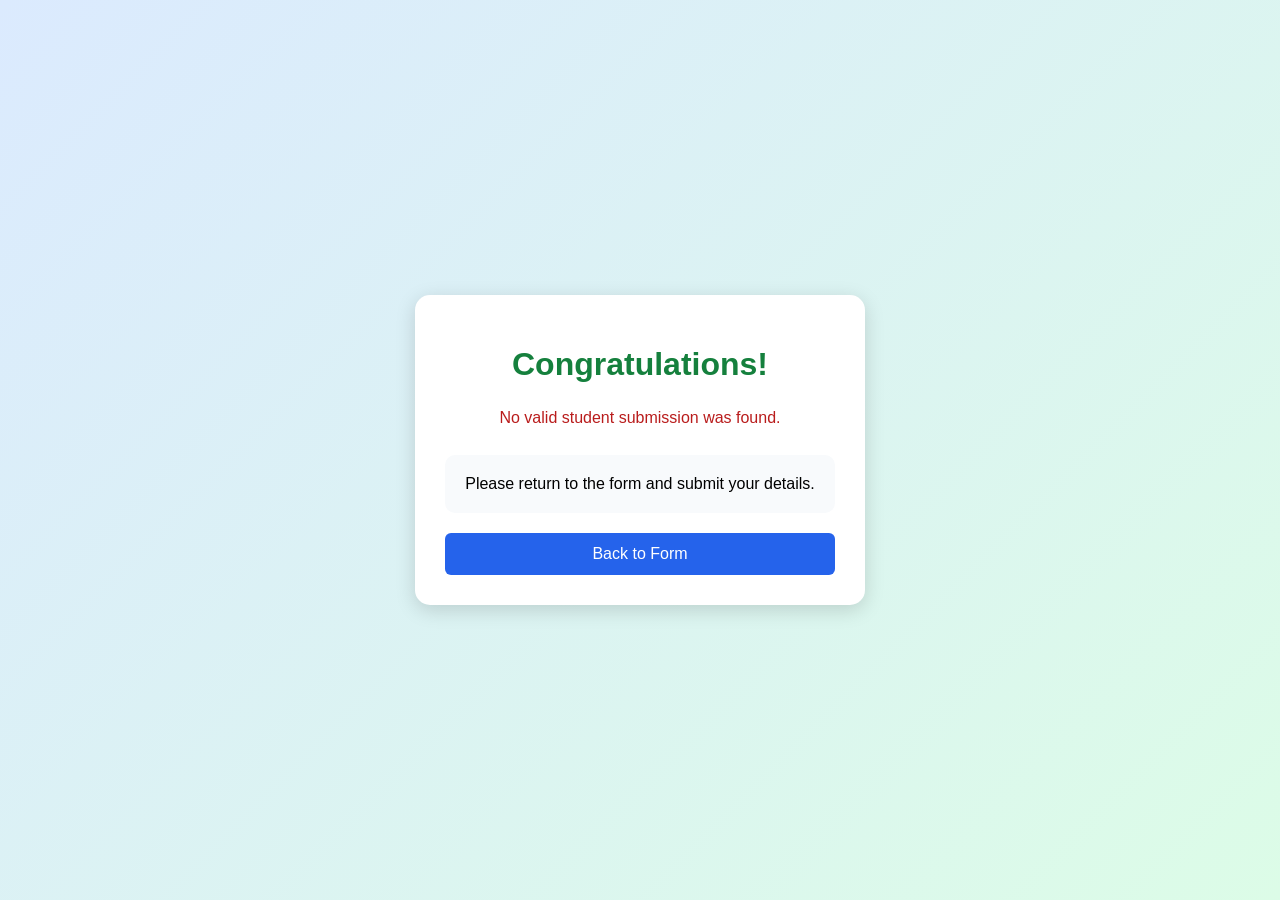
<file: exp9/welcome.html>
<CodeBlock language="html" editable>
<!DOCTYPE html>
<html lang="en">
<head>
    <meta charset="UTF-8">
    <meta name="viewport" content="width=device-width, initial-scale=1.0">
    <title>Congratulations - Student Information</title>
<style>
        body {
            font-family: Arial, sans-serif;
            background: linear-gradient(135deg, #dbeafe, #dcfce7);
            margin: 0;
            padding: 30px 15px;
            min-height: 100vh;
            display: flex;
            justify-content: center;
            align-items: center;
            box-sizing: border-box;
        }
.card {
            width: 100%;
            max-width: 550px;
            padding: 30px;
            background: white;
            border-radius: 15px;
            box-shadow: 0 5px 20px rgba(0, 0, 0, 0.15);
            box-sizing: border-box;
        }
h1 {
            color: #15803d;
            text-align: center;
        }
.subtitle {
            text-align: center;
            color: #475569;
            line-height: 1.6;
            margin-bottom: 25px;
        }
.details {
            background: #f8fafc;
            padding: 20px;
            border-radius: 10px;
            overflow-wrap: anywhere;
        }
.details p {
            margin: 12px 0;
            line-height: 1.5;
        }
button {
            width: 100%;
            padding: 12px;
            margin-top: 20px;
            background: #2563eb;
            color: white;
            border: none;
            border-radius: 6px;
            font-size: 16px;
            cursor: pointer;
        }
button:hover {
            background: #1d4ed8;
        }
.warning {
            color: #b91c1c;
            text-align: center;
        }
    </style>
</head>
<body>
    <div class="card">
        <h1>Congratulations!</h1>
<p class="subtitle" id="welcomeMessage">
            Your information has been submitted successfully.
        </p>
        <div class="details" id="studentDetails"></div>
<button id="backButton" onclick="goBack()">
            Back to Form
        </button>
    </div>
<script>
        const savedData = sessionStorage.getItem("studentInformation");
const message = document.getElementById("welcomeMessage");
        const details = document.getElementById("studentDetails");
if (!savedData) {
            message.textContent =
                "No valid student submission was found.";
            message.className = "subtitle warning";
details.textContent =
                "Please return to the form and submit your details.";
} else {
            try {
                const student = JSON.parse(savedData);
// Display welcome message
                message.textContent =
                    "Welcome, " + student.name +
                    "! Your information has been submitted successfully.";
// Student details to display
                const fields = [
                    ["Full Name", student.name],
                    ["Address", student.address],
                    ["City", student.city],
                    ["State / Union Territory", student.state],
                    ["Gender", student.gender],
                    ["Mobile Number", student.mobile],
                    ["Email ID", student.email]
                ];
// Display details safely
                fields.forEach(function(field) {
                    const paragraph = document.createElement("p");
                    const label = document.createElement("strong");
                    label.textContent = field[0] + ": ";
paragraph.appendChild(label);
                    paragraph.appendChild(
                        document.createTextNode(field[1])
                    );
details.appendChild(paragraph);
                });
} catch (error) {
                message.textContent =
                    "Unable to display the submitted information.";
message.className = "subtitle warning";
                details.textContent =
                    "Please return to the form and submit again.";
            }
        }
// Return to the form
        function goBack() {
            window.location.href = "index.html";
        }
    </script>
</body>
</html>
</CodeBlock>
</file>
